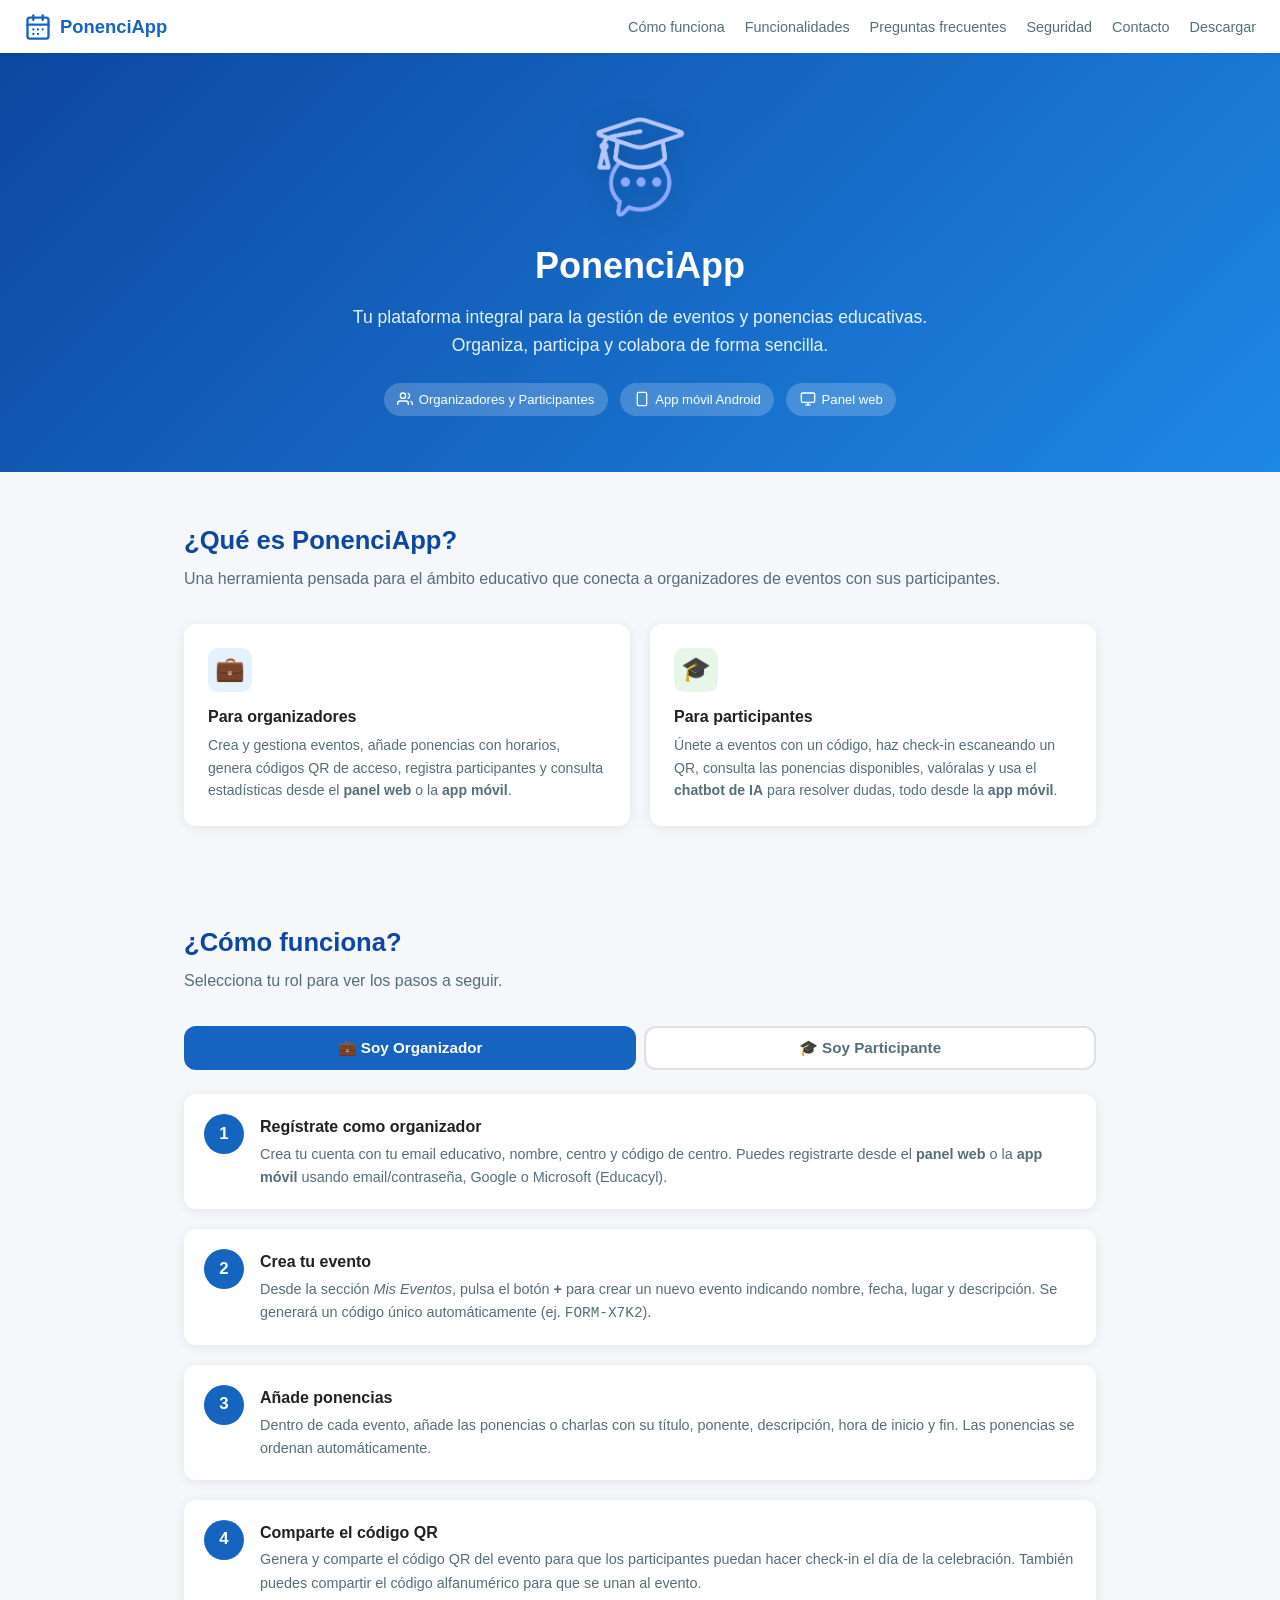
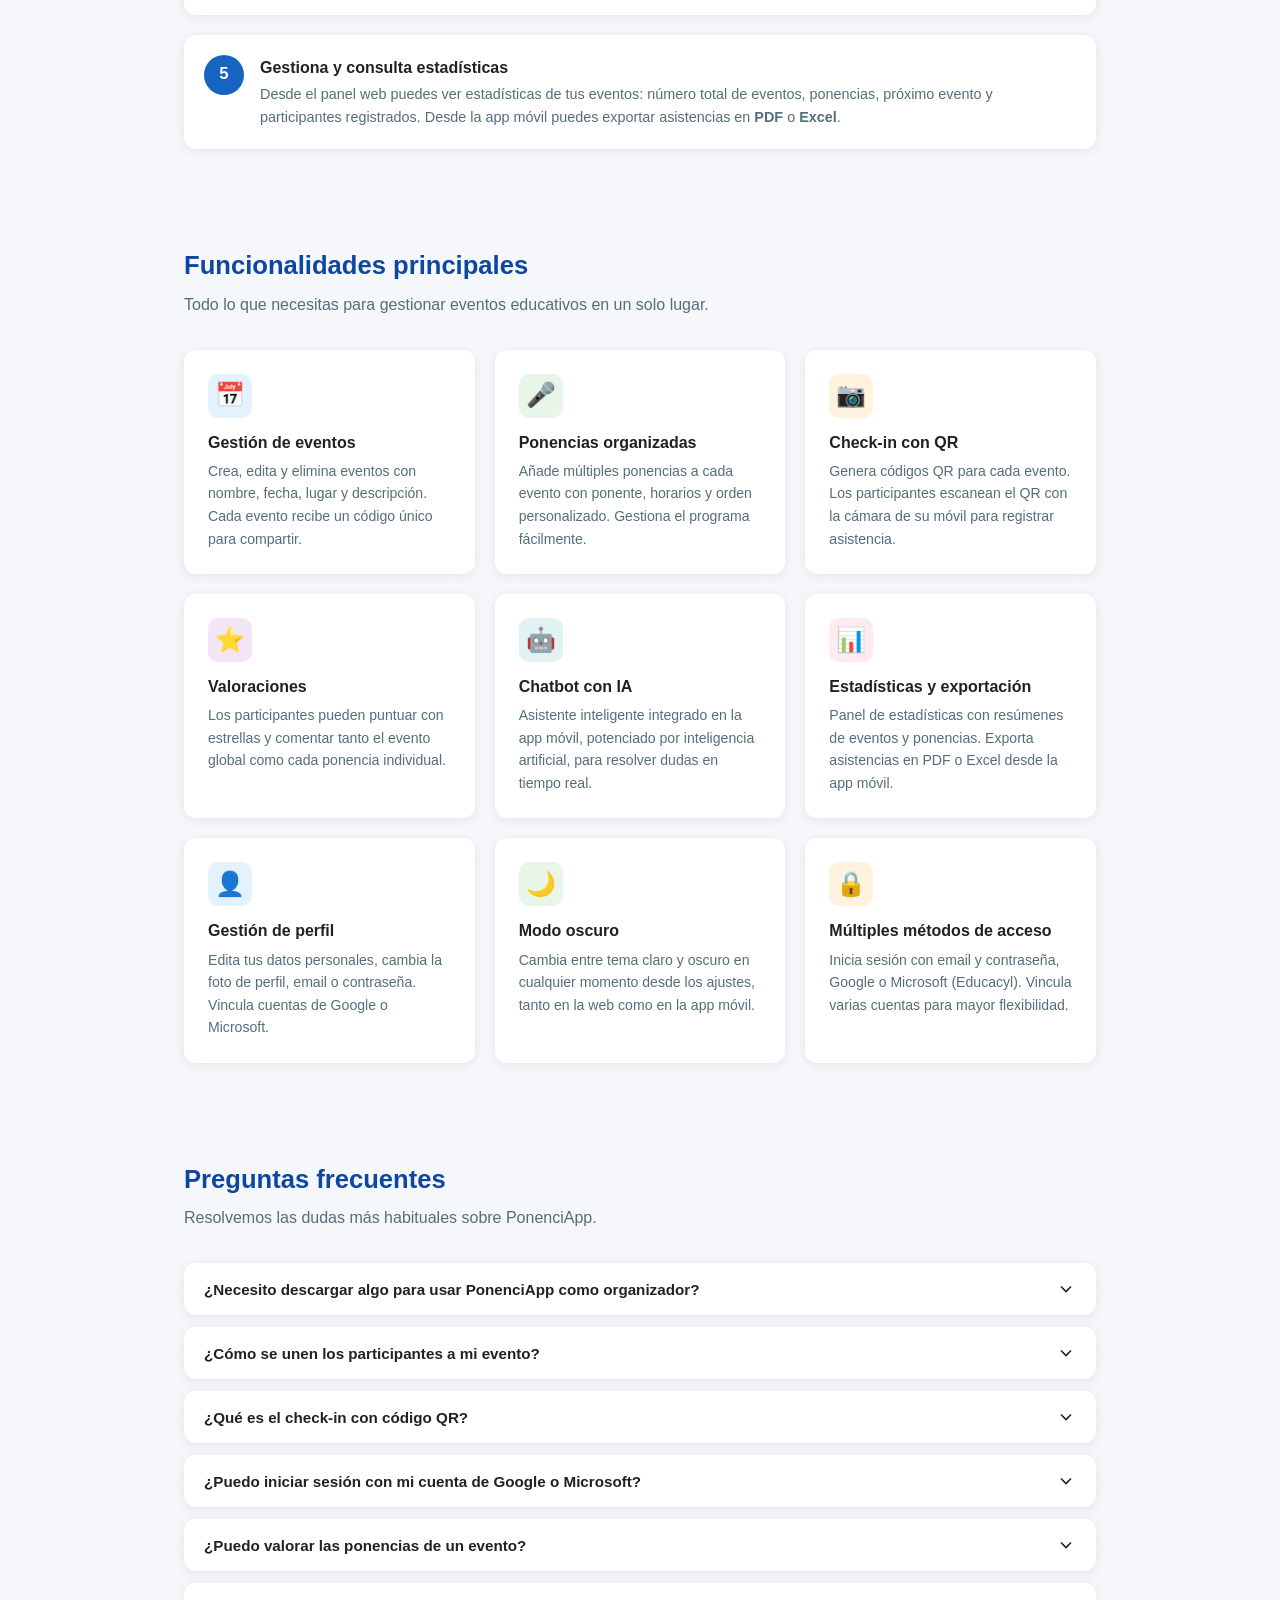
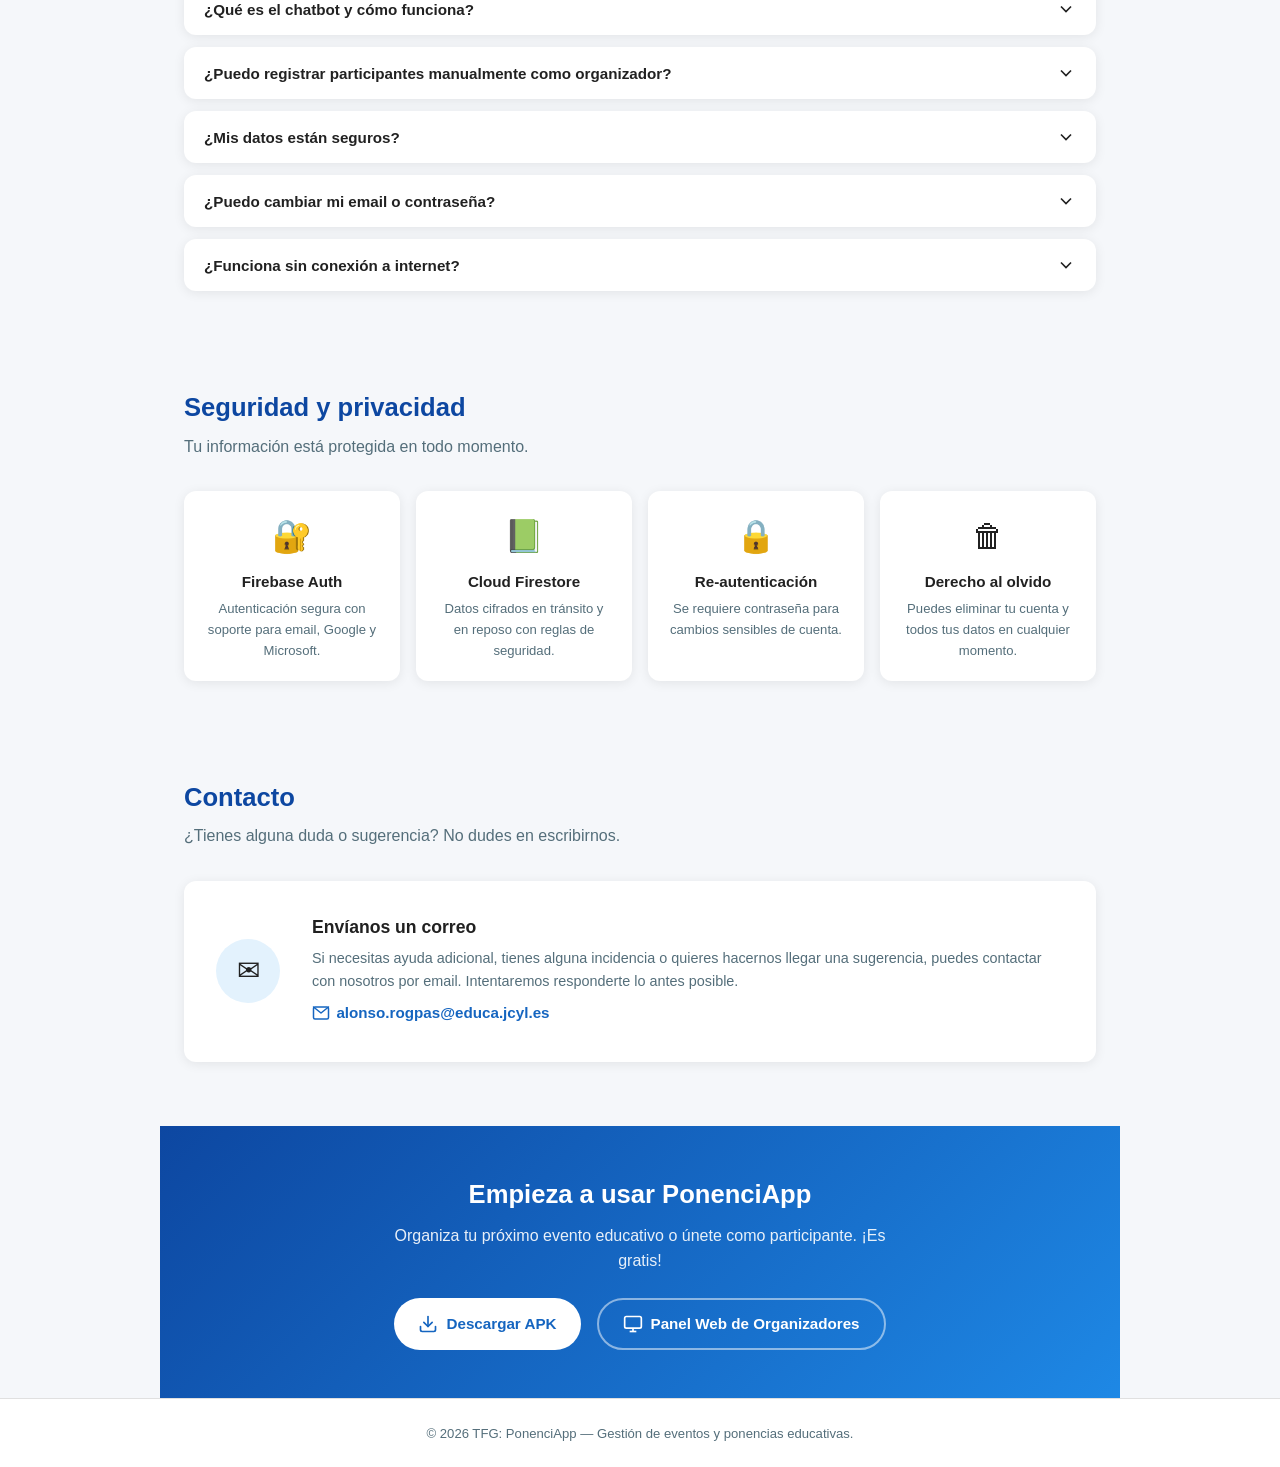
<file: web/ayuda.html>
<!DOCTYPE html>
<html lang="es">

<head>
  <meta charset="UTF-8">
  <meta name="viewport" content="width=device-width, initial-scale=1.0">
  <meta name="description"
    content="PonenciApp - Página de ayuda. Gestiona eventos y ponencias educativas de forma sencilla.">
  <title>PonenciApp — Ayuda</title>
  <link rel="icon" type="image/png" href="favicon.png">
  <link rel="stylesheet" href="css/ayuda.css">
</head>

<body>

  <!-- ═══════════ NAVBAR ═══════════ -->
  <nav class="navbar" role="navigation" aria-label="Navegaci&oacute;n principal">
    <a href="#" class="navbar-brand" aria-label="PonenciApp">
      <svg viewBox="0 0 24 24" fill="none" stroke="currentColor" stroke-width="2" stroke-linecap="round"
        stroke-linejoin="round">
        <rect x="3" y="4" width="18" height="18" rx="2" />
        <line x1="16" y1="2" x2="16" y2="6" />
        <line x1="8" y1="2" x2="8" y2="6" />
        <line x1="3" y1="10" x2="21" y2="10" />
        <path d="M8 14h.01M12 14h.01M16 14h.01M8 18h.01M12 18h.01" />
      </svg>
      PonenciApp
    </a>

    <button class="nav-toggle" aria-label="Abrir men&uacute;" onclick="toggleNav()">
      <svg viewBox="0 0 24 24" fill="none" stroke="currentColor" stroke-width="2">
        <line x1="3" y1="6" x2="21" y2="6" />
        <line x1="3" y1="12" x2="21" y2="12" />
        <line x1="3" y1="18" x2="21" y2="18" />
      </svg>
    </button>

    <ul class="navbar-links" id="navLinks">
      <li><a href="#como-funciona">C&oacute;mo funciona</a></li>
      <li><a href="#funcionalidades">Funcionalidades</a></li>
      <li><a href="#faq">Preguntas frecuentes</a></li>
      <li><a href="#seguridad">Seguridad</a></li>
      <li><a href="#contacto">Contacto</a></li>
      <li><a href="#descargar">Descargar</a></li>
    </ul>
  </nav>

  <!-- ═══════════ HERO ═══════════ -->
  <header class="hero">
    <img src="icons/logotemaoscuro.png" alt="Logo de PonenciApp" class="hero-logo">
    <h1>PonenciApp</h1>
    <p>Tu plataforma integral para la gesti&oacute;n de eventos y ponencias educativas. Organiza, participa y
      colabora de forma sencilla.</p>

    <div class="hero-badges">
      <span class="badge">
        <svg viewBox="0 0 24 24">
          <path d="M17 21v-2a4 4 0 00-4-4H5a4 4 0 00-4 4v2" fill="none" stroke="#fff" stroke-width="2" />
          <circle cx="9" cy="7" r="4" fill="none" stroke="#fff" stroke-width="2" />
          <path d="M23 21v-2a4 4 0 00-3-3.87M16 3.13a4 4 0 010 7.75" fill="none" stroke="#fff" stroke-width="2" />
        </svg>
        Organizadores y Participantes
      </span>
      <span class="badge">
        <svg viewBox="0 0 24 24">
          <rect x="5" y="2" width="14" height="20" rx="2" fill="none" stroke="#fff" stroke-width="2" />
          <line x1="12" y1="18" x2="12.01" y2="18" stroke="#fff" stroke-width="2" />
        </svg>
        App m&oacute;vil Android
      </span>
      <span class="badge">
        <svg viewBox="0 0 24 24">
          <rect x="2" y="3" width="20" height="14" rx="2" fill="none" stroke="#fff" stroke-width="2" />
          <line x1="8" y1="21" x2="16" y2="21" stroke="#fff" stroke-width="2" />
          <line x1="12" y1="17" x2="12" y2="21" stroke="#fff" stroke-width="2" />
        </svg>
        Panel web
      </span>
    </div>
  </header>

  <!-- ═══════════ QU&Eacute; ES ═══════════ -->
  <section id="que-es">
    <h2 class="section-title">&iquest;Qu&eacute; es PonenciApp?</h2>
    <p class="section-subtitle">Una herramienta pensada para el &aacute;mbito educativo que conecta a organizadores de
      eventos con sus participantes.</p>

    <div class="features-grid" style="grid-template-columns:1fr 1fr">
      <div class="feature-card">
        <div class="feature-icon fi-blue">&#128188;</div>
        <h3>Para organizadores</h3>
        <p>Crea y gestiona eventos, a&ntilde;ade ponencias con horarios, genera c&oacute;digos QR de acceso, registra
          participantes y consulta estad&iacute;sticas desde el <strong>panel web</strong> o la <strong>app
            m&oacute;vil</strong>.</p>
      </div>
      <div class="feature-card">
        <div class="feature-icon fi-green">&#127891;</div>
        <h3>Para participantes</h3>
        <p>&Uacute;nete a eventos con un c&oacute;digo, haz check-in escaneando un QR, consulta las ponencias
          disponibles, val&oacute;ralas y usa el <strong>chatbot de IA</strong> para resolver dudas, todo desde la
          <strong>app m&oacute;vil</strong>.</p>
      </div>
    </div>
  </section>

  <!-- ═══════════ C&Oacute;MO FUNCIONA ═══════════ -->
  <section id="como-funciona">
    <h2 class="section-title">&iquest;C&oacute;mo funciona?</h2>
    <p class="section-subtitle">Selecciona tu rol para ver los pasos a seguir.</p>

    <!-- Tabs -->
    <div class="role-tabs" role="tablist">
      <button class="role-tab active" role="tab" aria-selected="true" onclick="switchRole('organizador')">&#128188;
        Soy Organizador</button>
      <button class="role-tab" role="tab" aria-selected="false" onclick="switchRole('participante')">&#127891; Soy
        Participante</button>
    </div>

    <!-- Contenido Organizador -->
    <div class="role-content active" id="role-organizador">
      <div class="steps">
        <div class="step">
          <div class="step-number">1</div>
          <div>
            <h3>Reg&iacute;strate como organizador</h3>
            <p>Crea tu cuenta con tu email educativo, nombre, centro y c&oacute;digo de centro. Puedes registrarte
              desde el <strong>panel web</strong> o la <strong>app m&oacute;vil</strong> usando email/contrase&ntilde;a,
              Google o Microsoft (Educacyl).</p>
          </div>
        </div>
        <div class="step">
          <div class="step-number">2</div>
          <div>
            <h3>Crea tu evento</h3>
            <p>Desde la secci&oacute;n <em>Mis Eventos</em>, pulsa el bot&oacute;n <strong>+</strong> para crear un
              nuevo evento indicando nombre, fecha, lugar y descripci&oacute;n. Se generar&aacute; un c&oacute;digo
              &uacute;nico autom&aacute;ticamente (ej. <code>FORM-X7K2</code>).</p>
          </div>
        </div>
        <div class="step">
          <div class="step-number">3</div>
          <div>
            <h3>A&ntilde;ade ponencias</h3>
            <p>Dentro de cada evento, a&ntilde;ade las ponencias o charlas con su t&iacute;tulo, ponente,
              descripci&oacute;n, hora de inicio y fin. Las ponencias se ordenan autom&aacute;ticamente.</p>
          </div>
        </div>
        <div class="step">
          <div class="step-number">4</div>
          <div>
            <h3>Comparte el c&oacute;digo QR</h3>
            <p>Genera y comparte el c&oacute;digo QR del evento para que los participantes puedan hacer check-in el
              d&iacute;a de la celebraci&oacute;n. Tambi&eacute;n puedes compartir el c&oacute;digo alfanum&eacute;rico
              para que se unan al evento.</p>
          </div>
        </div>
        <div class="step">
          <div class="step-number">5</div>
          <div>
            <h3>Gestiona y consulta estad&iacute;sticas</h3>
            <p>Desde el panel web puedes ver estad&iacute;sticas de tus eventos: n&uacute;mero total de eventos,
              ponencias, pr&oacute;ximo evento y participantes registrados. Desde la app m&oacute;vil puedes exportar
              asistencias en <strong>PDF</strong> o <strong>Excel</strong>.</p>
          </div>
        </div>
      </div>
    </div>

    <!-- Contenido Participante -->
    <div class="role-content" id="role-participante">
      <div class="steps">
        <div class="step">
          <div class="step-number">1</div>
          <div>
            <h3>Desc&aacute;rgate la app e inicia sesi&oacute;n</h3>
            <p>Descarga PonenciApp en tu dispositivo Android. Puedes iniciar sesi&oacute;n con email y
              contrase&ntilde;a, <strong>Google</strong> o <strong>Microsoft (Educacyl)</strong>. Si no tienes cuenta,
              reg&iacute;strate completando tus datos.</p>
          </div>
        </div>
        <div class="step">
          <div class="step-number">2</div>
          <div>
            <h3>&Uacute;nete a un evento</h3>
            <p>Introduce el c&oacute;digo que te ha proporcionado el organizador del evento (ej.
              <code>FORM-X7K2</code>). Una vez unido, tendr&aacute;s acceso a toda la informaci&oacute;n del evento.</p>
          </div>
        </div>
        <div class="step">
          <div class="step-number">3</div>
          <div>
            <h3>Haz check-in con QR</h3>
            <p>El d&iacute;a del evento, escanea el c&oacute;digo QR que el organizador muestra para registrar tu
              asistencia. Se abrir&aacute; la c&aacute;mara de tu dispositivo autom&aacute;ticamente.</p>
          </div>
        </div>
        <div class="step">
          <div class="step-number">4</div>
          <div>
            <h3>Consulta las ponencias</h3>
            <p>Visualiza todas las ponencias del evento con su horario, ponente y descripci&oacute;n. Accede al
              detalle de cada una para m&aacute;s informaci&oacute;n.</p>
          </div>
        </div>
        <div class="step">
          <div class="step-number">5</div>
          <div>
            <h3>Val&oacute;ralas y da tu opini&oacute;n</h3>
            <p>Cuando las ponencias hayan terminado, podr&aacute;s valorar tanto el evento como cada ponencia
              individual con una puntuaci&oacute;n de estrellas y un comentario opcional.</p>
          </div>
        </div>
      </div>
    </div>
  </section>

  <!-- ═══════════ FUNCIONALIDADES ═══════════ -->
  <section id="funcionalidades">
    <h2 class="section-title">Funcionalidades principales</h2>
    <p class="section-subtitle">Todo lo que necesitas para gestionar eventos educativos en un solo lugar.</p>

    <div class="features-grid">
      <div class="feature-card">
        <div class="feature-icon fi-blue">&#128197;</div>
        <h3>Gesti&oacute;n de eventos</h3>
        <p>Crea, edita y elimina eventos con nombre, fecha, lugar y descripci&oacute;n. Cada evento recibe un
          c&oacute;digo &uacute;nico para compartir.</p>
      </div>

      <div class="feature-card">
        <div class="feature-icon fi-green">&#127908;</div>
        <h3>Ponencias organizadas</h3>
        <p>A&ntilde;ade m&uacute;ltiples ponencias a cada evento con ponente, horarios y orden personalizado. Gestiona
          el programa f&aacute;cilmente.</p>
      </div>

      <div class="feature-card">
        <div class="feature-icon fi-orange">&#128247;</div>
        <h3>Check-in con QR</h3>
        <p>Genera c&oacute;digos QR para cada evento. Los participantes escanean el QR con la c&aacute;mara de su
          m&oacute;vil para registrar asistencia.</p>
      </div>

      <div class="feature-card">
        <div class="feature-icon fi-purple">&#11088;</div>
        <h3>Valoraciones</h3>
        <p>Los participantes pueden puntuar con estrellas y comentar tanto el evento global como cada ponencia
          individual.</p>
      </div>

      <div class="feature-card">
        <div class="feature-icon fi-teal">&#129302;</div>
        <h3>Chatbot con IA</h3>
        <p>Asistente inteligente integrado en la app m&oacute;vil, potenciado por inteligencia artificial, para
          resolver dudas en tiempo real.</p>
      </div>

      <div class="feature-card">
        <div class="feature-icon fi-red">&#128202;</div>
        <h3>Estad&iacute;sticas y exportaci&oacute;n</h3>
        <p>Panel de estad&iacute;sticas con res&uacute;menes de eventos y ponencias. Exporta asistencias en PDF o
          Excel desde la app m&oacute;vil.</p>
      </div>

      <div class="feature-card">
        <div class="feature-icon fi-blue">&#128100;</div>
        <h3>Gesti&oacute;n de perfil</h3>
        <p>Edita tus datos personales, cambia la foto de perfil, email o contrase&ntilde;a. Vincula cuentas de Google
          o Microsoft.</p>
      </div>

      <div class="feature-card">
        <div class="feature-icon fi-green">&#127769;</div>
        <h3>Modo oscuro</h3>
        <p>Cambia entre tema claro y oscuro en cualquier momento desde los ajustes, tanto en la web como en la app
          m&oacute;vil.</p>
      </div>

      <div class="feature-card">
        <div class="feature-icon fi-orange">&#128274;</div>
        <h3>M&uacute;ltiples m&eacute;todos de acceso</h3>
        <p>Inicia sesi&oacute;n con email y contrase&ntilde;a, Google o Microsoft (Educacyl). Vincula varias cuentas
          para mayor flexibilidad.</p>
      </div>
    </div>
  </section>

  <!-- ═══════════ FAQ ═══════════ -->
  <section id="faq">
    <h2 class="section-title">Preguntas frecuentes</h2>
    <p class="section-subtitle">Resolvemos las dudas m&aacute;s habituales sobre PonenciApp.</p>

    <div class="faq-list">

      <div class="faq-item">
        <button class="faq-question" onclick="toggleFaq(this)">
          &iquest;Necesito descargar algo para usar PonenciApp como organizador?
          <svg class="faq-chevron" viewBox="0 0 24 24" fill="none" stroke="currentColor" stroke-width="2">
            <polyline points="6 9 12 15 18 9" />
          </svg>
        </button>
        <div class="faq-answer">
          <div class="faq-answer-inner">
            No necesariamente. Como organizador puedes gestionar todo desde el <strong>panel web</strong>, al que
            accedes
            desde cualquier navegador sin instalar nada. Tambi&eacute;n puedes usar la app m&oacute;vil Android si lo
            prefieres, que ofrece funcionalidades adicionales como la exportaci&oacute;n de asistencias.
          </div>
        </div>
      </div>

      <div class="faq-item">
        <button class="faq-question" onclick="toggleFaq(this)">
          &iquest;C&oacute;mo se unen los participantes a mi evento?
          <svg class="faq-chevron" viewBox="0 0 24 24" fill="none" stroke="currentColor" stroke-width="2">
            <polyline points="6 9 12 15 18 9" />
          </svg>
        </button>
        <div class="faq-answer">
          <div class="faq-answer-inner">
            Al crear un evento se genera un c&oacute;digo &uacute;nico (ej. <code>FORM-X7K2</code>). Comparte este
            c&oacute;digo con los participantes. Ellos solo tienen que introducirlo en la app m&oacute;vil desde la
            pantalla <em>Unirse a un evento</em>.
          </div>
        </div>
      </div>

      <div class="faq-item">
        <button class="faq-question" onclick="toggleFaq(this)">
          &iquest;Qu&eacute; es el check-in con c&oacute;digo QR?
          <svg class="faq-chevron" viewBox="0 0 24 24" fill="none" stroke="currentColor" stroke-width="2">
            <polyline points="6 9 12 15 18 9" />
          </svg>
        </button>
        <div class="faq-answer">
          <div class="faq-answer-inner">
            El organizador genera un c&oacute;digo QR &uacute;nico para cada evento. El d&iacute;a de la
            celebraci&oacute;n, los participantes escanean el QR con su m&oacute;vil para confirmar su asistencia.
            Esto queda registrado autom&aacute;ticamente en el sistema y se puede exportar despu&eacute;s.
          </div>
        </div>
      </div>

      <div class="faq-item">
        <button class="faq-question" onclick="toggleFaq(this)">
          &iquest;Puedo iniciar sesi&oacute;n con mi cuenta de Google o Microsoft?
          <svg class="faq-chevron" viewBox="0 0 24 24" fill="none" stroke="currentColor" stroke-width="2">
            <polyline points="6 9 12 15 18 9" />
          </svg>
        </button>
        <div class="faq-answer">
          <div class="faq-answer-inner">
            S&iacute;. En la app m&oacute;vil puedes iniciar sesi&oacute;n con <strong>Google</strong> o
            <strong>Microsoft (Educacyl)</strong>, adem&aacute;s del m&eacute;todo cl&aacute;sico de email y
            contrase&ntilde;a. Tambi&eacute;n es posible vincular varios proveedores a la misma cuenta desde la
            pantalla de Ajustes.
          </div>
        </div>
      </div>

      <div class="faq-item">
        <button class="faq-question" onclick="toggleFaq(this)">
          &iquest;Puedo valorar las ponencias de un evento?
          <svg class="faq-chevron" viewBox="0 0 24 24" fill="none" stroke="currentColor" stroke-width="2">
            <polyline points="6 9 12 15 18 9" />
          </svg>
        </button>
        <div class="faq-answer">
          <div class="faq-answer-inner">
            S&iacute;. Como participante, una vez que te has unido a un evento y has hecho check-in, puedes acceder a
            la secci&oacute;n de <em>Valoraciones</em> donde puedes dar una puntuaci&oacute;n de 1 a 5 estrellas
            tanto al evento en general como a cada ponencia individual, y a&ntilde;adir comentarios opcionales.
          </div>
        </div>
      </div>

      <div class="faq-item">
        <button class="faq-question" onclick="toggleFaq(this)">
          &iquest;Qu&eacute; es el chatbot y c&oacute;mo funciona?
          <svg class="faq-chevron" viewBox="0 0 24 24" fill="none" stroke="currentColor" stroke-width="2">
            <polyline points="6 9 12 15 18 9" />
          </svg>
        </button>
        <div class="faq-answer">
          <div class="faq-answer-inner">
            PonenciApp incluye un asistente con inteligencia artificial dentro de la app m&oacute;vil. Puedes hacerle
            preguntas sobre el uso de la app, resolver dudas t&eacute;cnicas o pedir ayuda general. Est&aacute;
            disponible en la secci&oacute;n <em>Ajustes &gt; Nuestro chatbot de soporte</em>.
          </div>
        </div>
      </div>

      <div class="faq-item">
        <button class="faq-question" onclick="toggleFaq(this)">
          &iquest;Puedo registrar participantes manualmente como organizador?
          <svg class="faq-chevron" viewBox="0 0 24 24" fill="none" stroke="currentColor" stroke-width="2">
            <polyline points="6 9 12 15 18 9" />
          </svg>
        </button>
        <div class="faq-answer">
          <div class="faq-answer-inner">
            S&iacute;. Desde el panel web, los organizadores pueden registrar participantes manualmente
            introduci&eacute;ndoles nombre, apellidos, email educativo, centro, c&oacute;digo de centro y una
            contrase&ntilde;a temporal. El participante podr&aacute; iniciar sesi&oacute;n con esos datos en la app
            m&oacute;vil.
          </div>
        </div>
      </div>

      <div class="faq-item">
        <button class="faq-question" onclick="toggleFaq(this)">
          &iquest;Mis datos est&aacute;n seguros?
          <svg class="faq-chevron" viewBox="0 0 24 24" fill="none" stroke="currentColor" stroke-width="2">
            <polyline points="6 9 12 15 18 9" />
          </svg>
        </button>
        <div class="faq-answer">
          <div class="faq-answer-inner">
            S&iacute;. PonenciApp utiliza <strong>Firebase Authentication</strong> para gestionar las cuentas de forma
            segura y <strong>Cloud Firestore</strong> para almacenar los datos con cifrado en tr&aacute;nsito y en
            reposo. Las contrase&ntilde;as nunca se almacenan en texto plano. Adem&aacute;s, puedes eliminar
            completamente tu cuenta y datos en cualquier momento desde Ajustes.
          </div>
        </div>
      </div>

      <div class="faq-item">
        <button class="faq-question" onclick="toggleFaq(this)">
          &iquest;Puedo cambiar mi email o contrase&ntilde;a?
          <svg class="faq-chevron" viewBox="0 0 24 24" fill="none" stroke="currentColor" stroke-width="2">
            <polyline points="6 9 12 15 18 9" />
          </svg>
        </button>
        <div class="faq-answer">
          <div class="faq-answer-inner">
            S&iacute;. Desde la pantalla de <em>Ajustes</em>, en la secci&oacute;n <em>Restablecer mis datos
              privados</em>, puedes cambiar tu correo electr&oacute;nico o solicitar un restablecimiento de
            contrase&ntilde;a. Se te pedir&aacute; que confirmes tu contrase&ntilde;a actual por seguridad.
          </div>
        </div>
      </div>

      <div class="faq-item">
        <button class="faq-question" onclick="toggleFaq(this)">
          &iquest;Funciona sin conexi&oacute;n a internet?
          <svg class="faq-chevron" viewBox="0 0 24 24" fill="none" stroke="currentColor" stroke-width="2">
            <polyline points="6 9 12 15 18 9" />
          </svg>
        </button>
        <div class="faq-answer">
          <div class="faq-answer-inner">
            La app m&oacute;vil utiliza una base de datos local (Room) que almacena los datos del usuario, eventos y
            ponencias. Si pierdes conexi&oacute;n temporalmente, podr&aacute;s seguir consultando la
            informaci&oacute;n guardada. Sin embargo, para acciones como hacer check-in, valorar o crear eventos
            necesitar&aacute;s conexi&oacute;n activa.
          </div>
        </div>
      </div>

    </div>
  </section>

  <!-- ═══════════ SEGURIDAD ═══════════ -->
  <section id="seguridad">
    <h2 class="section-title">Seguridad y privacidad</h2>
    <p class="section-subtitle">Tu informaci&oacute;n est&aacute; protegida en todo momento.</p>

    <div class="security-grid">
      <div class="security-item">
        <div class="sec-icon">&#128272;</div>
        <h4>Firebase Auth</h4>
        <p>Autenticaci&oacute;n segura con soporte para email, Google y Microsoft.</p>
      </div>
      <div class="security-item">
        <div class="sec-icon">&#128215;</div>
        <h4>Cloud Firestore</h4>
        <p>Datos cifrados en tr&aacute;nsito y en reposo con reglas de seguridad.</p>
      </div>
      <div class="security-item">
        <div class="sec-icon">&#128274;</div>
        <h4>Re-autenticaci&oacute;n</h4>
        <p>Se requiere contrase&ntilde;a para cambios sensibles de cuenta.</p>
      </div>
      <div class="security-item">
        <div class="sec-icon">&#128465;</div>
        <h4>Derecho al olvido</h4>
        <p>Puedes eliminar tu cuenta y todos tus datos en cualquier momento.</p>
      </div>
    </div>
  </section>

  <!-- ═══════════ CONTACTO ═══════════ -->
  <section class="contact-section" id="contacto">
    <h2 class="section-title">Contacto</h2>
    <p class="section-subtitle">&iquest;Tienes alguna duda o sugerencia? No dudes en escribirnos.</p>

    <div class="contact-card">
      <div class="contact-icon">&#9993;</div>
      <div>
        <h3>Env&iacute;anos un correo</h3>
        <p>Si necesitas ayuda adicional, tienes alguna incidencia o quieres hacernos llegar una sugerencia, puedes
          contactar con nosotros por email. Intentaremos responderte lo antes posible.</p>
        <a href="mailto:alonso.rogpas@educa.jcyl.es" class="contact-email">
          <svg viewBox="0 0 24 24" width="18" height="18" fill="none" stroke="currentColor" stroke-width="2"
            stroke-linecap="round" stroke-linejoin="round">
            <rect x="2" y="4" width="20" height="16" rx="2" />
            <path d="M22 4l-10 8L2 4" />
          </svg>
          alonso.rogpas@educa.jcyl.es
        </a>
      </div>
    </div>
  </section>

  <!-- ═══════════ CTA / DESCARGAR ═══════════ -->
  <section class="cta-section" id="descargar">
    <h2>Empieza a usar PonenciApp</h2>
    <p>Organiza tu pr&oacute;ximo evento educativo o &uacute;nete como participante. &iexcl;Es gratis!</p>
    <div class="cta-buttons">
      <a href="https://github.com/Alonso-Educa/PonenciApp-Android_Studio/releases/latest/download/PonenciApp.apk" class="btn btn-white" download>
        <svg viewBox="0 0 24 24" fill="none" stroke="currentColor" stroke-width="2" stroke-linecap="round"
          stroke-linejoin="round">
          <path d="M21 15v4a2 2 0 01-2 2H5a2 2 0 01-2-2v-4" />
          <polyline points="7 10 12 15 17 10" />
          <line x1="12" y1="15" x2="12" y2="3" />
        </svg>
        Descargar APK
      </a>
      <a href="/" class="btn btn-outline">
        <svg viewBox="0 0 24 24" fill="none" stroke="currentColor" stroke-width="2">
          <rect x="2" y="3" width="20" height="14" rx="2" />
          <line x1="8" y1="21" x2="16" y2="21" />
          <line x1="12" y1="17" x2="12" y2="21" />
        </svg>
        Panel Web de Organizadores
      </a>
    </div>
  </section>

  <!-- ═══════════ FOOTER ═══════════ -->
  <footer>
    <p>&copy; 2026 TFG: PonenciApp &mdash; Gesti&oacute;n de eventos y ponencias educativas.</p>
  </footer>

  <script src="js/ayuda.js"></script>
</body>

</html>
</file>
<file: web/css/ayuda.css>
/* ───────────── VARIABLES Y RESET ───────────── */
:root {
  --primary: #1565C0;
  --primary-light: #1E88E5;
  --primary-dark: #0D47A1;
  --accent: #42A5F5;
  --bg: #F5F7FA;
  --surface: #FFFFFF;
  --text: #212121;
  --text-secondary: #546E7A;
  --border: #E0E0E0;
  --shadow: 0 2px 12px rgba(0, 0, 0, .08);
  --radius: 12px;
  --max-w: 960px;
  --transition: .25s ease;
}

*,
*::before,
*::after {
  margin: 0;
  padding: 0;
  box-sizing: border-box;
}

html {
  scroll-behavior: smooth;
}

body {
  font-family: -apple-system, BlinkMacSystemFont, "Segoe UI", Roboto,
    "Helvetica Neue", Arial, sans-serif;
  color: var(--text);
  background: var(--bg);
  line-height: 1.6;
  -webkit-font-smoothing: antialiased;
}

a {
  color: var(--primary);
  text-decoration: none;
}

a:hover {
  text-decoration: underline;
}

img {
  max-width: 100%;
  display: block;
}

/* ───────────── NAVBAR ───────────── */
.navbar {
  position: sticky;
  top: 0;
  z-index: 100;
  background: var(--surface);
  box-shadow: 0 1px 4px rgba(0, 0, 0, .06);
  padding: .75rem 1.5rem;
  display: flex;
  align-items: center;
  justify-content: space-between;
}

.navbar-brand {
  display: flex;
  align-items: center;
  gap: .5rem;
  font-weight: 700;
  font-size: 1.15rem;
  color: var(--primary);
}

.navbar-brand svg {
  width: 28px;
  height: 28px;
}

.navbar-links {
  display: flex;
  gap: 1.25rem;
  list-style: none;
}

.navbar-links a {
  font-size: .9rem;
  font-weight: 500;
  color: var(--text-secondary);
  transition: color var(--transition);
}

.navbar-links a:hover {
  color: var(--primary);
  text-decoration: none;
}

.nav-toggle {
  display: none;
  background: none;
  border: none;
  cursor: pointer;
  padding: .25rem;
}

.nav-toggle svg {
  width: 24px;
  height: 24px;
  stroke: var(--text);
}

/* ───────────── HERO ───────────── */
.hero {
  background: linear-gradient(135deg, var(--primary-dark), var(--primary-light));
  color: #fff;
  text-align: center;
  padding: 4rem 1.5rem 3.5rem;
}

.hero-logo {
  width: 100px;
  height: 100px;
  margin: 0 auto 1.25rem;
  border-radius: 20px;
  object-fit: contain;
  filter: drop-shadow(0 4px 12px rgba(0, 0, 0, .2));
}

.hero h1 {
  font-size: 2.25rem;
  font-weight: 800;
  margin-bottom: .5rem;
}

.hero p {
  font-size: 1.1rem;
  max-width: 600px;
  margin: 0 auto;
  opacity: .9;
}

.hero-badges {
  margin-top: 1.5rem;
  display: flex;
  justify-content: center;
  gap: .75rem;
  flex-wrap: wrap;
}

.badge {
  display: inline-flex;
  align-items: center;
  gap: .35rem;
  background: rgba(255, 255, 255, .2);
  padding: .35rem .85rem;
  border-radius: 999px;
  font-size: .82rem;
  font-weight: 500;
}

.badge svg {
  width: 16px;
  height: 16px;
  fill: #fff;
}

/* ───────────── SECCIONES ───────────── */
section {
  max-width: var(--max-w);
  margin: 0 auto;
  padding: 3rem 1.5rem;
}

.section-title {
  font-size: 1.6rem;
  font-weight: 700;
  color: var(--primary-dark);
  margin-bottom: .35rem;
}

.section-subtitle {
  font-size: 1rem;
  color: var(--text-secondary);
  margin-bottom: 2rem;
}

/* ───────────── ROLES / TABS ───────────── */
.role-tabs {
  display: flex;
  gap: .5rem;
  margin-bottom: 1.5rem;
}

.role-tab {
  flex: 1;
  padding: .7rem 1rem;
  border: 2px solid var(--border);
  border-radius: var(--radius);
  background: var(--surface);
  font-size: .95rem;
  font-weight: 600;
  cursor: pointer;
  text-align: center;
  transition: all var(--transition);
  color: var(--text-secondary);
}

.role-tab.active {
  border-color: var(--primary);
  background: var(--primary);
  color: #fff;
}

.role-content {
  display: none;
}

.role-content.active {
  display: block;
}

/* ───────────── PASOS ───────────── */
.steps {
  display: grid;
  gap: 1.25rem;
}

.step {
  display: flex;
  gap: 1rem;
  background: var(--surface);
  padding: 1.25rem;
  border-radius: var(--radius);
  box-shadow: var(--shadow);
  align-items: flex-start;
}

.step-number {
  flex-shrink: 0;
  width: 40px;
  height: 40px;
  background: var(--primary);
  color: #fff;
  border-radius: 50%;
  display: flex;
  align-items: center;
  justify-content: center;
  font-weight: 700;
  font-size: 1.05rem;
}

.step h3 {
  font-size: 1rem;
  font-weight: 600;
  margin-bottom: .2rem;
}

.step p {
  font-size: .9rem;
  color: var(--text-secondary);
}

/* ───────────── FEATURES ───────────── */
.features-grid {
  display: grid;
  grid-template-columns: repeat(auto-fit, minmax(260px, 1fr));
  gap: 1.25rem;
}

.feature-card {
  background: var(--surface);
  border-radius: var(--radius);
  padding: 1.5rem;
  box-shadow: var(--shadow);
  transition: transform var(--transition), box-shadow var(--transition);
}

.feature-card:hover {
  transform: translateY(-3px);
  box-shadow: 0 6px 20px rgba(0, 0, 0, .1);
}

.feature-icon {
  width: 44px;
  height: 44px;
  border-radius: 10px;
  display: flex;
  align-items: center;
  justify-content: center;
  margin-bottom: .75rem;
  font-size: 1.5rem;
}

.feature-card h3 {
  font-size: 1rem;
  font-weight: 600;
  margin-bottom: .3rem;
}

.feature-card p {
  font-size: .88rem;
  color: var(--text-secondary);
}

/* colores icono */
.fi-blue {
  background: #E3F2FD;
}

.fi-green {
  background: #E8F5E9;
}

.fi-orange {
  background: #FFF3E0;
}

.fi-purple {
  background: #F3E5F5;
}

.fi-red {
  background: #FFEBEE;
}

.fi-teal {
  background: #E0F2F1;
}

/* ───────────── FAQ ───────────── */
.faq-list {
  display: grid;
  gap: .75rem;
}

.faq-item {
  background: var(--surface);
  border-radius: var(--radius);
  box-shadow: var(--shadow);
  overflow: hidden;
}

.faq-question {
  width: 100%;
  background: none;
  border: none;
  text-align: left;
  padding: 1rem 1.25rem;
  font-size: .95rem;
  font-weight: 600;
  color: var(--text);
  cursor: pointer;
  display: flex;
  align-items: center;
  justify-content: space-between;
  gap: 1rem;
  transition: background var(--transition);
  font-family: inherit;
}

.faq-question:hover {
  background: #F5F5F5;
}

.faq-chevron {
  flex-shrink: 0;
  width: 20px;
  height: 20px;
  transition: transform var(--transition);
}

.faq-item.open .faq-chevron {
  transform: rotate(180deg);
}

.faq-answer {
  max-height: 0;
  overflow: hidden;
  transition: max-height .3s ease, padding .3s ease;
}

.faq-item.open .faq-answer {
  max-height: 500px;
}

.faq-answer-inner {
  padding: 0 1.25rem 1rem;
  font-size: .9rem;
  color: var(--text-secondary);
  line-height: 1.6;
}

/* ───────────── SEGURIDAD ───────────── */
.security-grid {
  display: grid;
  grid-template-columns: repeat(auto-fit, minmax(200px, 1fr));
  gap: 1rem;
}

.security-item {
  text-align: center;
  padding: 1.25rem;
  background: var(--surface);
  border-radius: var(--radius);
  box-shadow: var(--shadow);
}

.security-item .sec-icon {
  font-size: 2rem;
  margin-bottom: .5rem;
}

.security-item h4 {
  font-size: .95rem;
  font-weight: 600;
  margin-bottom: .2rem;
}

.security-item p {
  font-size: .82rem;
  color: var(--text-secondary);
}

/* ───────────── CTA ───────────── */
.cta-section {
  background: linear-gradient(135deg, var(--primary-dark), var(--primary-light));
  color: #fff;
  text-align: center;
  padding: 3rem 1.5rem;
  margin-top: 1rem;
}

.cta-section h2 {
  font-size: 1.6rem;
  font-weight: 700;
  margin-bottom: .5rem;
}

.cta-section p {
  max-width: 520px;
  margin: 0 auto 1.5rem;
  opacity: .9;
}

.cta-buttons {
  display: flex;
  justify-content: center;
  gap: 1rem;
  flex-wrap: wrap;
}

.btn {
  display: inline-flex;
  align-items: center;
  gap: .5rem;
  padding: .75rem 1.5rem;
  border-radius: 999px;
  font-weight: 600;
  font-size: .95rem;
  text-decoration: none;
  transition: transform var(--transition), box-shadow var(--transition);
}

.btn:hover {
  transform: translateY(-2px);
  box-shadow: 0 4px 16px rgba(0, 0, 0, .2);
  text-decoration: none;
}

.btn-white {
  background: #fff;
  color: var(--primary);
}

.btn-outline {
  background: transparent;
  color: #fff;
  border: 2px solid rgba(255, 255, 255, .5);
}

.btn svg {
  width: 20px;
  height: 20px;
}

/* ───────────── CONTACTO ───────────── */
.contact-section {
  max-width: var(--max-w);
  margin: 0 auto;
  padding: 3rem 1.5rem;
}

.contact-card {
  background: var(--surface);
  border-radius: var(--radius);
  box-shadow: var(--shadow);
  padding: 2rem;
  display: flex;
  gap: 2rem;
  align-items: center;
}

.contact-card .contact-icon {
  flex-shrink: 0;
  width: 64px;
  height: 64px;
  background: #E3F2FD;
  border-radius: 50%;
  display: flex;
  align-items: center;
  justify-content: center;
  font-size: 1.75rem;
}

.contact-card h3 {
  font-size: 1.1rem;
  font-weight: 600;
  margin-bottom: .35rem;
}

.contact-card p {
  font-size: .9rem;
  color: var(--text-secondary);
  margin-bottom: .5rem;
}

.contact-email {
  display: inline-flex;
  align-items: center;
  gap: .4rem;
  font-weight: 600;
  color: var(--primary);
  font-size: .95rem;
}

/* ───────────── FOOTER ───────────── */
footer {
  text-align: center;
  padding: 1.5rem;
  font-size: .82rem;
  color: var(--text-secondary);
  border-top: 1px solid var(--border);
  background: var(--surface);
}

/* ───────────── RESPONSIVE ───────────── */
@media (max-width: 640px) {
  .navbar-links {
    display: none;
    flex-direction: column;
    position: absolute;
    top: 100%;
    left: 0;
    right: 0;
    background: var(--surface);
    padding: 1rem 1.5rem;
    box-shadow: 0 4px 12px rgba(0, 0, 0, .08);
  }

  .navbar-links.open {
    display: flex;
  }

  .nav-toggle {
    display: block;
  }

  .hero h1 {
    font-size: 1.65rem;
  }

  .hero p {
    font-size: .95rem;
  }

  .section-title {
    font-size: 1.3rem;
  }

  .role-tabs {
    flex-direction: column;
  }

  .contact-card {
    flex-direction: column;
    text-align: center;
  }
}
</file>
